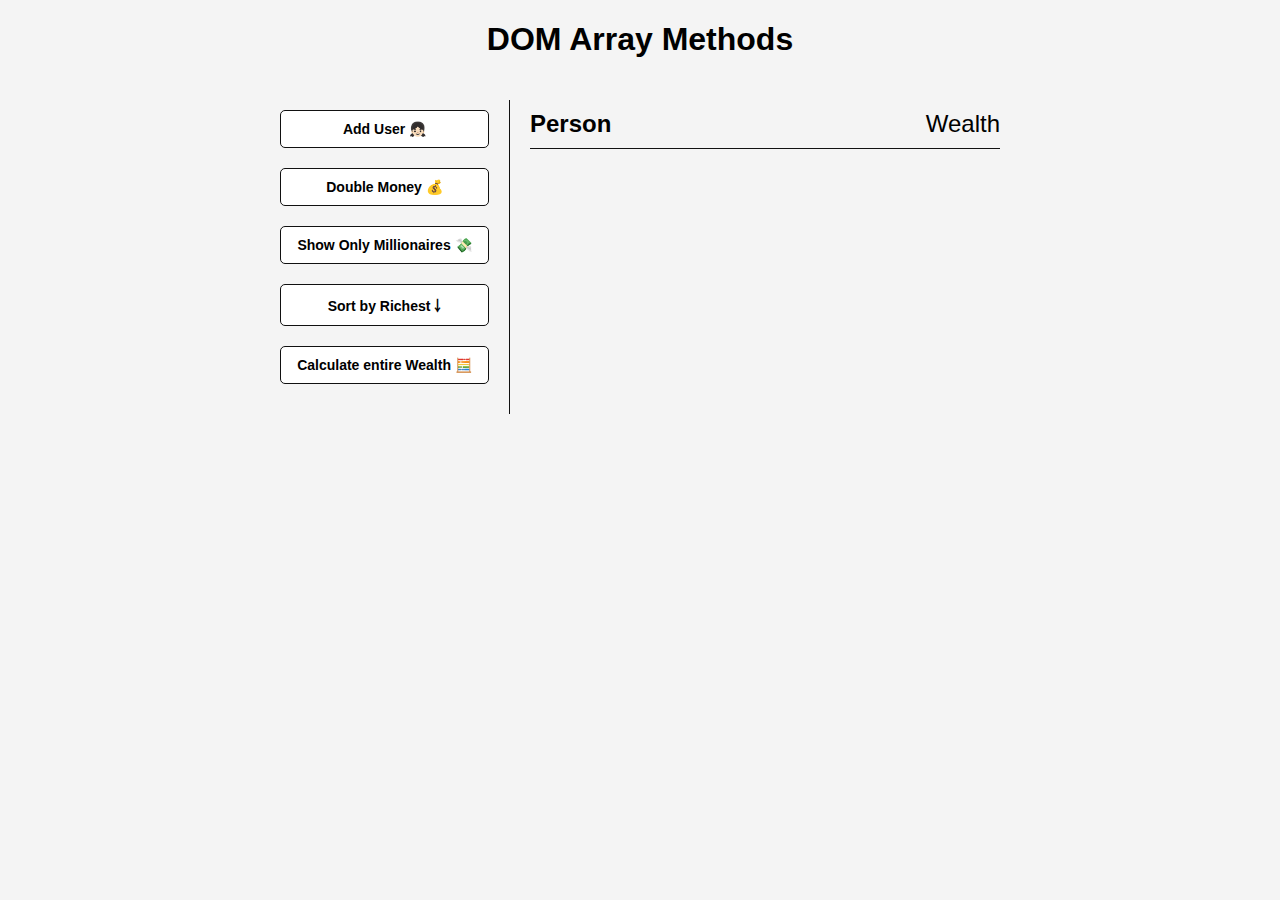
<file: Dom Array Methods/index.html>
<!DOCTYPE html>
<html lang="en">

    <head>
        <meta charset="UTF-8">
        <meta name="viewport" content="width=device-width, initial-scale=1.0">
        <title>DOM Array Methods</title>
        <link rel="stylesheet" href="style.css">
    </head>

    <body>
        <h1>DOM Array Methods</h1>
        <div class="container">
            <aside>
                <button id="add-user">Add User 👧🏻</button>
                <button id="double">Double Money &#128176;</button>
                <button id="show-millionaires">Show Only Millionaires &#128184;</button>
                <button id="sort">Sort by Richest ￬</button>
                <button id="calculate_website">Calculate entire Wealth 🧮</button>
            </aside>

            <main id="main">
                <h2><strong>Person</strong>Wealth</h2>
            </main>

        </div>
        <script src="script.js"></script>
    </body>

</html>
</file>
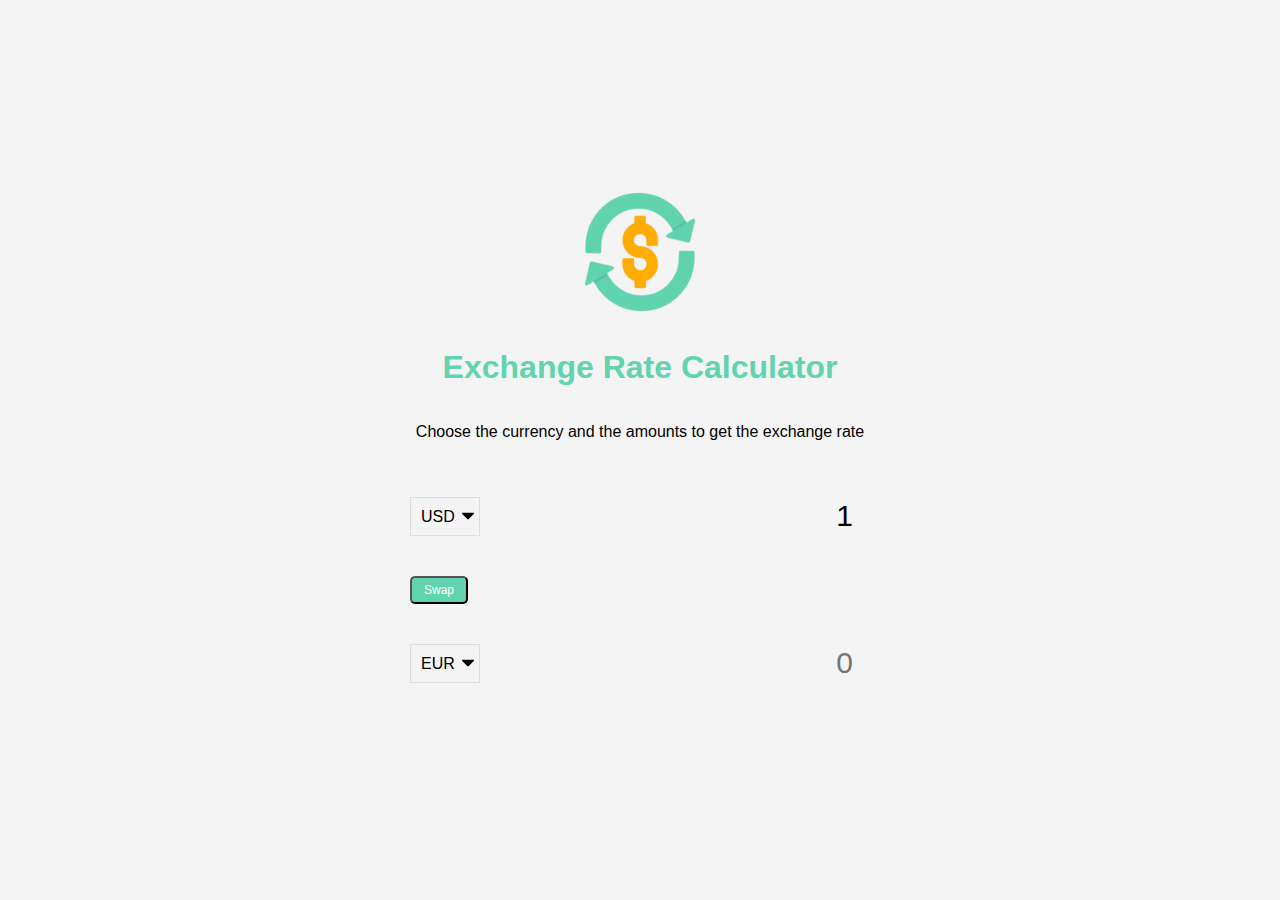
<file: Exchange rate/index.html>
<!DOCTYPE html>
<html lang="en">

    <head>
        <meta charset="UTF-8">
        <meta name="viewport" content="width=device-width, initial-scale=1.0">
        <title>Exchange Rate Calculator</title>
        <link rel="stylesheet" href="style.css">
    </head>

    <body>
        <img src="img/EMI2.png" alt="" class="money-img">
        <h1>Exchange Rate Calculator</h1>
        <p>Choose the currency and the amounts to get the exchange rate</p>

        <div class="container">
            <div class="currency">
                <select id="currency-one">
                    <option value="AED">AED</option>
                    <option value="ARS">ARS</option>
                    <option value="AUD">AUD</option>
                    <option value="BGN">BGN</option>
                    <option value="BRL">BRL</option>
                    <option value="BSD">BSD</option>
                    <option value="CAD">CAD</option>
                    <option value="CHF">CHF</option>
                    <option value="CLP">CLP</option>
                    <option value="CNY">CNY</option>
                    <option value="COP">COP</option>
                    <option value="CZK">CZK</option>
                    <option value="DKK">DKK</option>
                    <option value="DOP">DOP</option>
                    <option value="EGP">EGP</option>
                    <option value="EUR">EUR</option>
                    <option value="FJD">FJD</option>
                    <option value="GBP">GBP</option>
                    <option value="GTQ">GTQ</option>
                    <option value="HKD">HKD</option>
                    <option value="HRK">HRK</option>
                    <option value="HUF">HUF</option>
                    <option value="IDR">IDR</option>
                    <option value="ILS">ILS</option>
                    <option value="INR">INR</option>
                    <option value="ISK">ISK</option>
                    <option value="JPY">JPY</option>
                    <option value="KRW">KRW</option>
                    <option value="KZT">KZT</option>
                    <option value="MXN">MXN</option>
                    <option value="MYR">MYR</option>
                    <option value="NOK">NOK</option>
                    <option value="NZD">NZD</option>
                    <option value="PAB">PAB</option>
                    <option value="PEN">PEN</option>
                    <option value="PHP">PHP</option>
                    <option value="PKR">PKR</option>
                    <option value="PLN">PLN</option>
                    <option value="PYG">PYG</option>
                    <option value="RON">RON</option>
                    <option value="RUB">RUB</option>
                    <option value="SAR">SAR</option>
                    <option value="SEK">SEK</option>
                    <option value="SGD">SGD</option>
                    <option value="THB">THB</option>
                    <option value="TRY">TRY</option>
                    <option value="TWD">TWD</option>
                    <option value="UAH">UAH</option>
                    <option value="USD" selected>USD</option>
                    <option value="UYU">UYU</option>
                    <option value="VND">VND</option>
                    <option value="ZAR">ZAR</option>
                </select>
                <input type="number" id="amount-one" placeholder="0" value="1">
            </div>

            <div class="swap-rate-container">
                <button class="btn" id="swap">
                    Swap
                </button>
                <div class="rate" id="rate"></div>
            </div>

            <div class="currency">
                <select id="currency-two">
                    <option value="AED">AED</option>
                    <option value="ARS">ARS</option>
                    <option value="AUD">AUD</option>
                    <option value="BGN">BGN</option>
                    <option value="BRL">BRL</option>
                    <option value="BSD">BSD</option>
                    <option value="CAD">CAD</option>
                    <option value="CHF">CHF</option>
                    <option value="CLP">CLP</option>
                    <option value="CNY">CNY</option>
                    <option value="COP">COP</option>
                    <option value="CZK">CZK</option>
                    <option value="DKK">DKK</option>
                    <option value="DOP">DOP</option>
                    <option value="EGP">EGP</option>
                    <option value="EUR" selected>EUR</option>
                    <option value="FJD">FJD</option>
                    <option value="GBP">GBP</option>
                    <option value="GTQ">GTQ</option>
                    <option value="HKD">HKD</option>
                    <option value="HRK">HRK</option>
                    <option value="HUF">HUF</option>
                    <option value="IDR">IDR</option>
                    <option value="ILS">ILS</option>
                    <option value="INR">INR</option>
                    <option value="ISK">ISK</option>
                    <option value="JPY">JPY</option>
                    <option value="KRW">KRW</option>
                    <option value="KZT">KZT</option>
                    <option value="MXN">MXN</option>
                    <option value="MYR">MYR</option>
                    <option value="NOK">NOK</option>
                    <option value="NZD">NZD</option>
                    <option value="PAB">PAB</option>
                    <option value="PEN">PEN</option>
                    <option value="PHP">PHP</option>
                    <option value="PKR">PKR</option>
                    <option value="PLN">PLN</option>
                    <option value="PYG">PYG</option>
                    <option value="RON">RON</option>
                    <option value="RUB">RUB</option>
                    <option value="SAR">SAR</option>
                    <option value="SEK">SEK</option>
                    <option value="SGD">SGD</option>
                    <option value="THB">THB</option>
                    <option value="TRY">TRY</option>
                    <option value="TWD">TWD</option>
                    <option value="UAH">UAH</option>
                    <option value="USD">USD</option>
                    <option value="UYU">UYU</option>
                    <option value="VND">VND</option>
                    <option value="ZAR">ZAR</option>
                </select>
                <input type="number" id="amount-two" placeholder="0" readonly>
            </div>
        </div>
        <!-- <script src="script1.js"></script> -->
        <script src="script2.js"></script>

    </body>

</html>
</file>
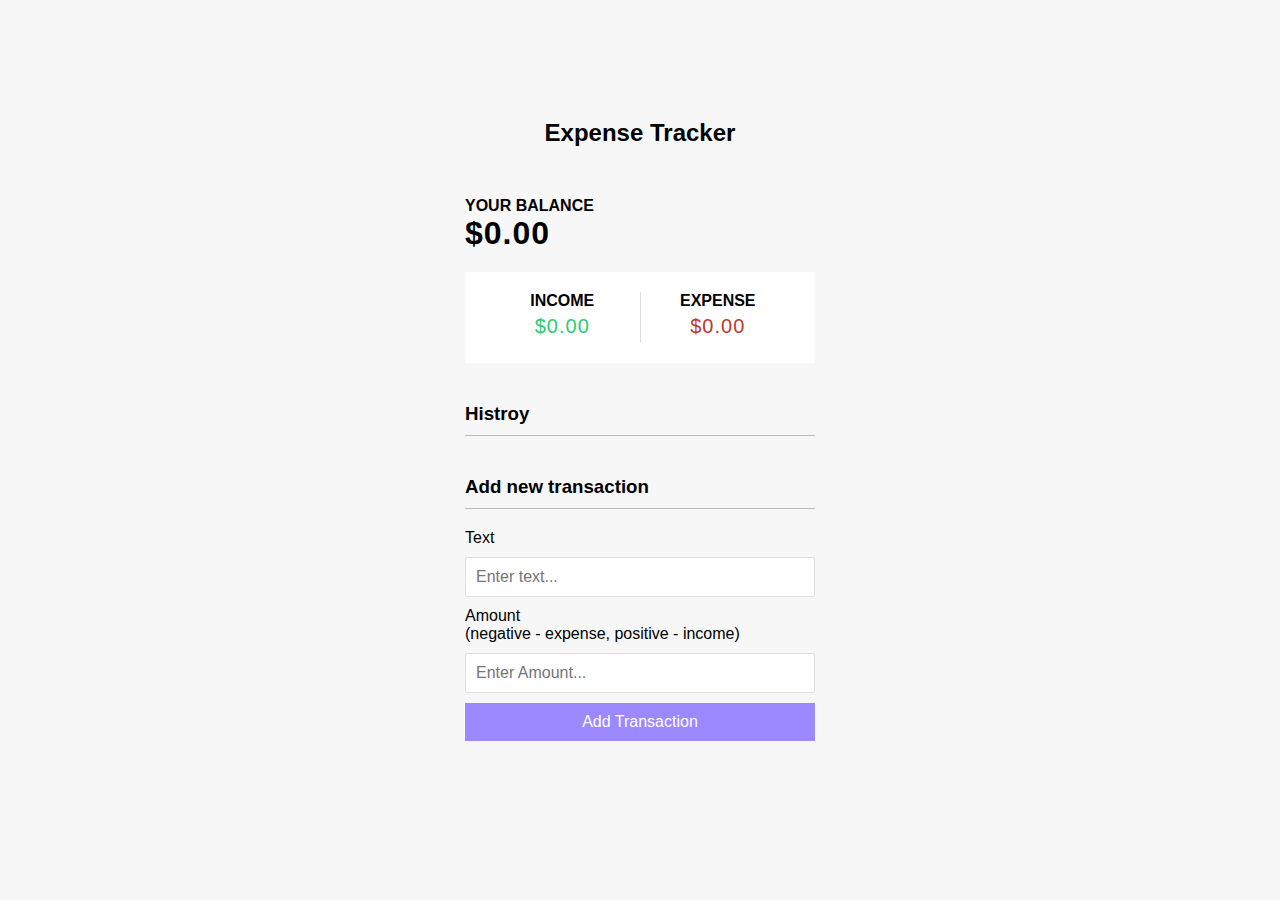
<file: Expense Tracker/index.html>
<!DOCTYPE html>
<html lang="en">

    <head>
        <meta charset="UTF-8">
        <meta name="viewport" content="width=device-width, initial-scale=1.0">
        <title>Expense Tracker</title>
        <link rel="stylesheet" href="style.css">
    </head>

    <body>
        <h2>Expense Tracker</h2>
        <div class="container">
            <h4>Your balance</h4>
            <h1 id="balance">$0.00</h1>
            <div class="inc-exp-container">
                <div>
                    <h4>Income</h4>
                    <p id="money-plus" class="money plus">+$0.00</p>
                </div>
                <div>
                    <h4>Expense</h4>
                    <p id="money-minus" class="money minus">-$0.00</p>
                </div>
            </div>
            <h3>Histroy</h3>
            <ul id="list" class="list">
                <!-- <li class="minus">Cash <span>$400</span><button class="delete-btn">x</button></li> -->
            </ul>
            <h3>Add new transaction</h3>
            <form id="form">
                <div class="form-control">
                    <label for="text">Text</label>
                    <input type="text" id="text" placeholder="Enter text...">
                </div>
                <div class="form-control">
                    <label for="amount">Amount<br>(negative - expense, positive - income)</label>
                    <input type="number" id="amount" placeholder="Enter Amount...">
                </div>
                <button class="btn">Add Transaction</button>
            </form>
        </div>
        <script src="script.js"></script>
    </body>

</html>
</file>
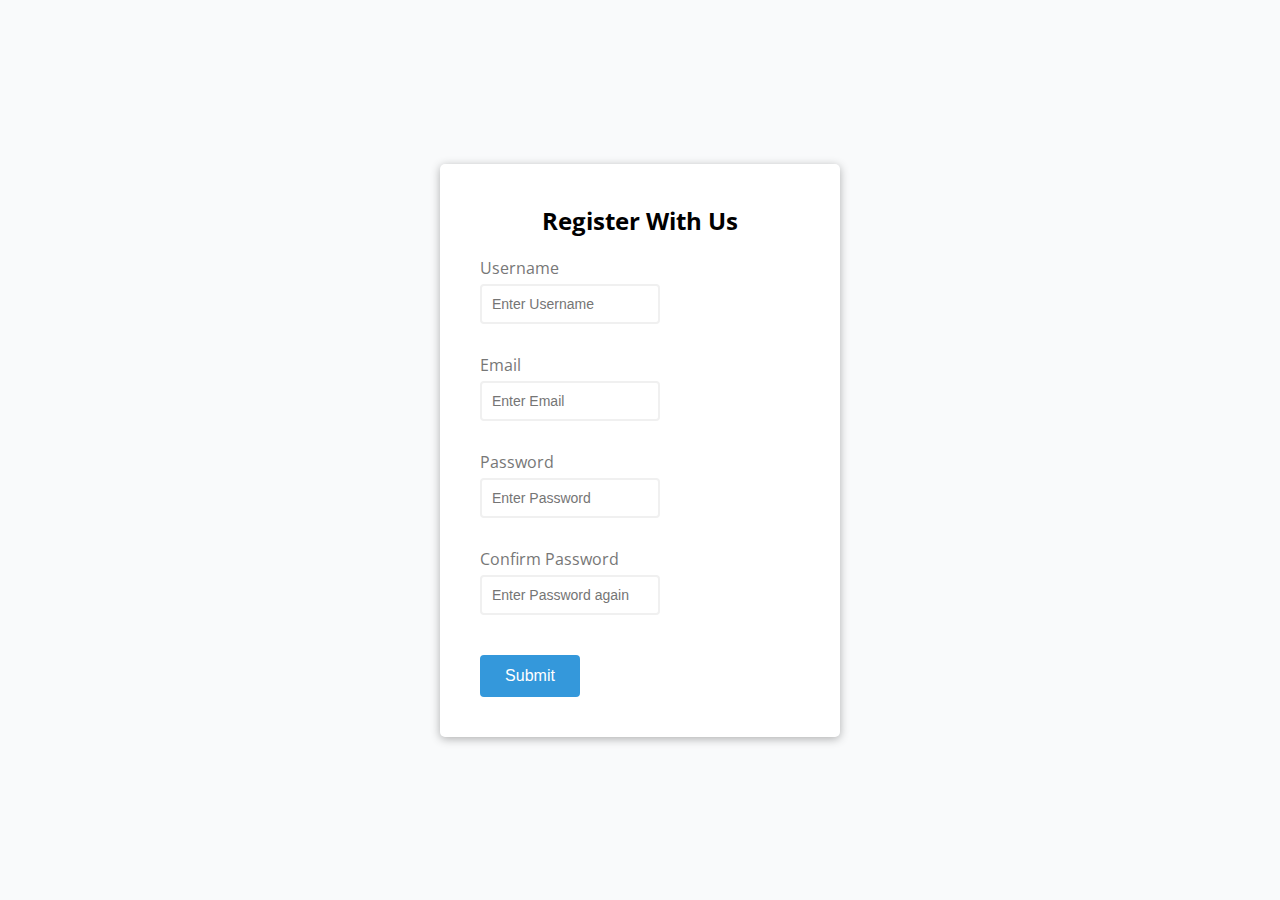
<file: Form Validator/index.html>
<!DOCTYPE html>
<html lang="en">
  <head>
    <meta charset="UTF-8" />
    <meta name="viewport" content="width=device-width, initial-scale=1.0" />
    <title>Form Validator</title>
    <link rel="stylesheet" href="styles.css" />
  </head>
  <body>
    <div class="container">
      <form id="form" class="form">
        <h2>Register With Us</h2>
        <div class="form-control">
          <label for="username">Username</label>
          <input
            type="text"
            name="username"
            id="username"
            placeholder="Enter Username"
          />
          <small>Error message</small>
        </div>
        <div class="form-control">
          <label for="email">Email</label>
          <input
            type="text"
            name="email"
            id="email"
            placeholder="Enter Email"
          />
          <small>Error message</small>
        </div>
        <div class="form-control">
          <label for="password">Password</label>
          <input
            type="password"
            name="password"
            id="password"
            placeholder="Enter Password"
          />
          <small>Error message</small>
        </div>
        <div class="form-control">
          <label for="password">Confirm Password</label>
          <input
            type="password"
            name="password"
            id="password2"
            placeholder="Enter Password again"
          />
          <small>Error message</small>
        </div>
       <button>Submit</button>
      </form>
    </div>
    <script src="script.js"></script>
  </body>
</html>
</file>
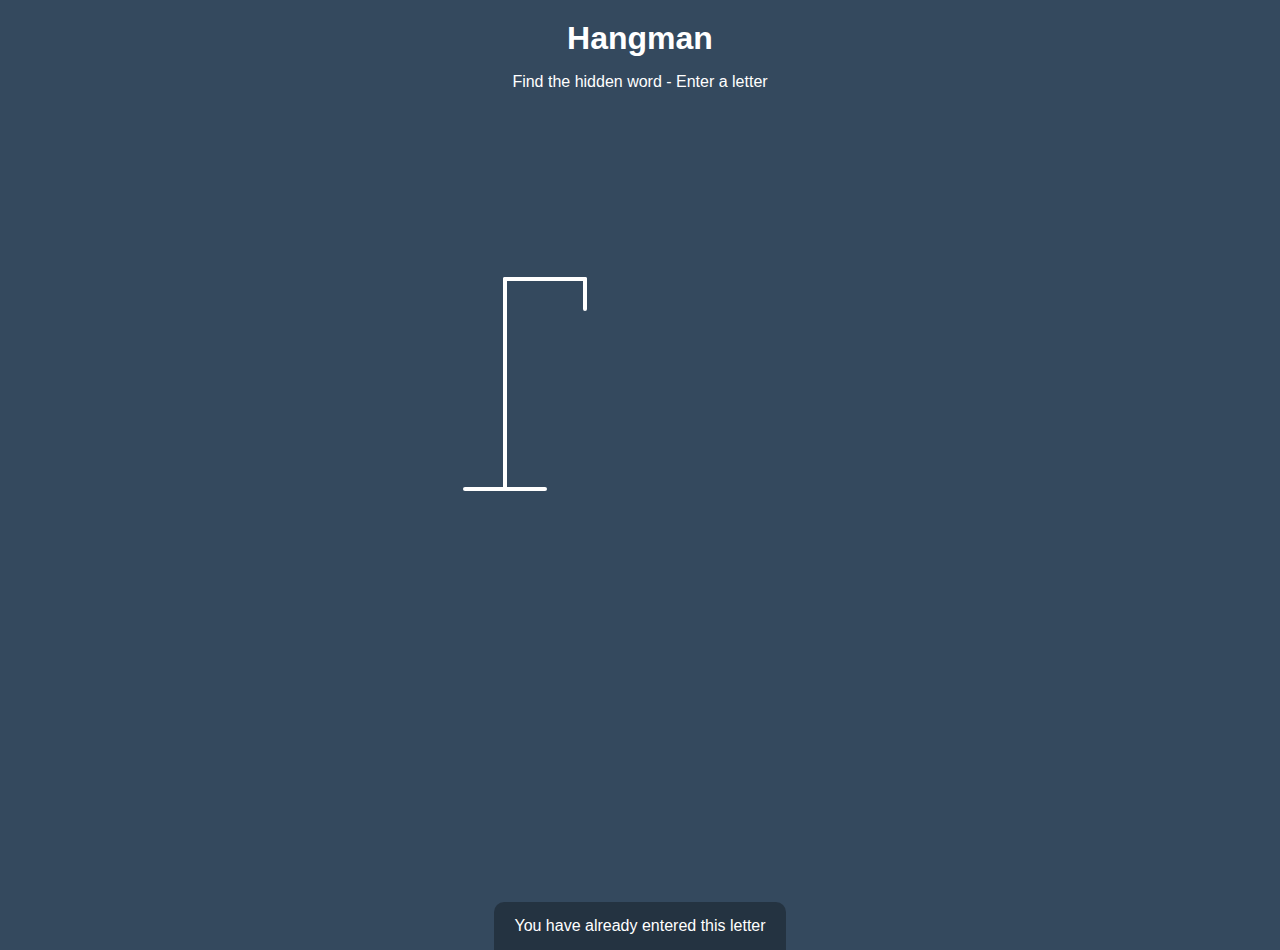
<file: HangmanGame/index.html>
<!DOCTYPE html>
<html lang="en">

    <head>
        <meta charset="UTF-8">
        <meta name="viewport" content="width=device-width, initial-scale=1.0">
        <title>Hangman</title>
        <link rel="stylesheet" href="style.css">
    </head>

    <body>
        <h1>Hangman</h1>
        <p>Find the hidden word - Enter a letter</p>
        <div class="game-container">
            <!-- Rod -->
            <svg height="250" width="200" class="figure-container">
                <line x1="60" y1="20" x2="140" y2="20" />
                <line x1="140" y1="20" x2="140" y2="50" />
                <line x1="60" y1="20" x2="60" y2="230" />
                <line x1="20" y1="230" x2="100" y2="230" />

                <!-- Head -->
                <circle cx="140" cy="70" r="20" class="figure-part" />


                <!-- Body -->
                <line x1="140" y1="90" x2="140" y2="150" class="figure-part" />

                <!-- Arms -->
                <line x1="140" y1="120" x2="120" y2="100" class="figure-part" />
                <line x1="140" y1="120" x2="160" y2="100" class="figure-part" />

                <!-- Legs -->
                <line x1="140" y1="150" x2="120" y2="180" class="figure-part" />
                <line x1="140" y1="150" x2="160" y2="180" class="figure-part" />
            </svg>

            <div class="wrong-letters-container">
                <div id="wrong-letters">
                </div>
            </div>

            <div class="word" id="word">
            </div>

        </div>
        <!-- Container for final message -->
        <div class="popup-container" id="popup-container">
            <div class="popup">
                <h2 id="final-message">You Have Won</h2>
                <button id="play-again">Play Again</button>
            </div>
        </div>

        <!-- Notification -->
        <div class="notification-container" id="notification-container">
            <p>You have already entered this letter</p>
        </div>
        <script src="script.js"></script>
    </body>

</html>
</file>
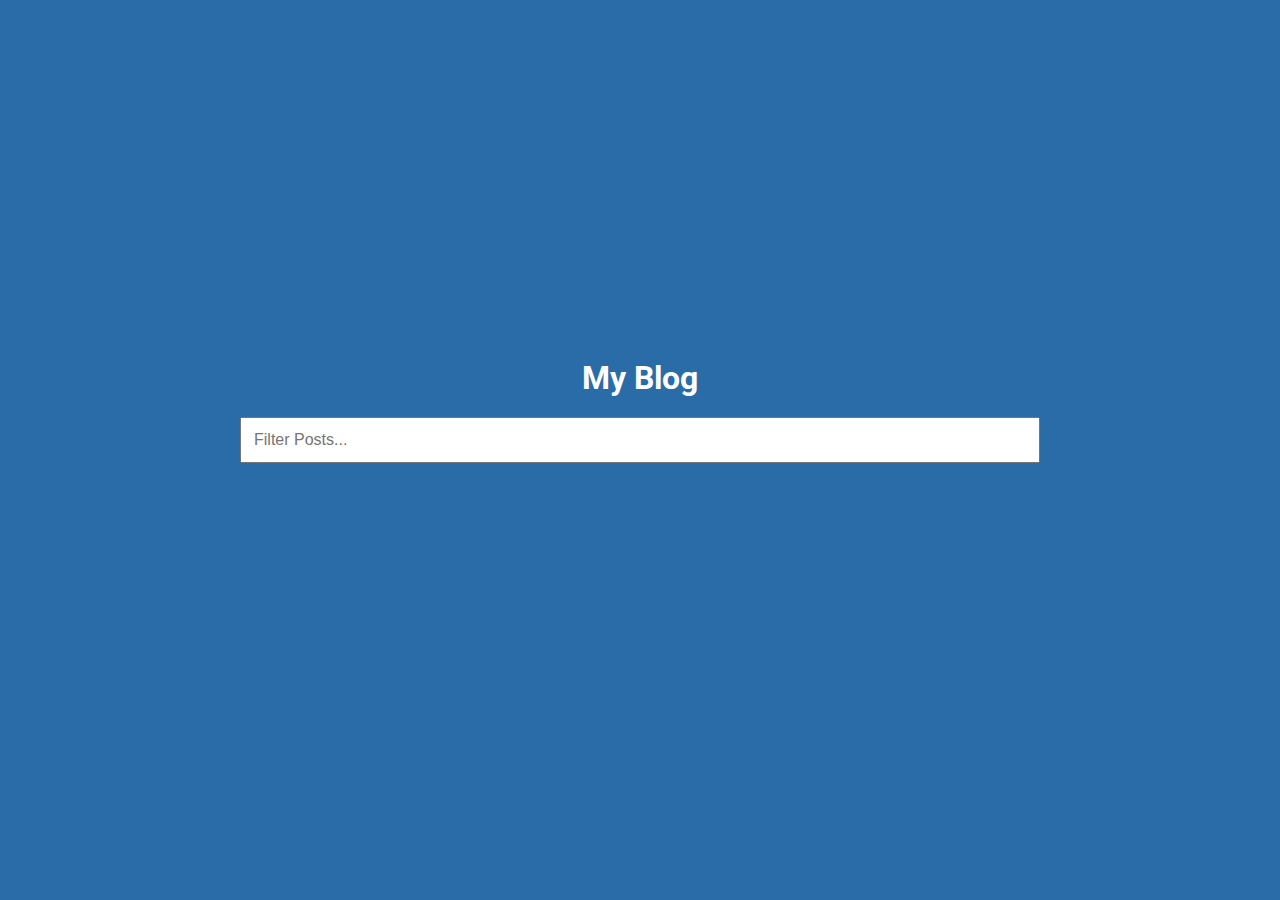
<file: Infinite Scroll Blog/index.html>
<!DOCTYPE html>
<html lang="en">

    <head>
        <meta charset="UTF-8">
        <meta name="viewport" content="width=device-width, initial-scale=1.0">
        <title>My Blog</title>
        <link rel="stylesheet" href="style.css">
    </head>

    <body>
        <h1>My Blog</h1>

        <div class="filter-container">
            <input type="text" id="filter" class="filter" placeholder="Filter Posts...">
        </div>

        <div id="posts-container">
            <!-- <div class="post">
                <div class="post-info">
                    <div class="number">2</div>
                    <h2 class="post-title">sunt aut facere repellat provident occaecati excepturi optio reprehenderit
                    </h2>
                    <p class="post-body">quia et suscipit
                        suscipit recusandae consequuntur expedita et cum
                        reprehenderit molestiae ut ut quas totam
                        nostrum rerum est autem sunt rem eveniet architecto
                    </p>
                </div>
            </div> -->
        </div>

        <div class="loader">
            <div class="circle"></div>
            <div class="circle"></div>
            <div class="circle"></div>
        </div>


        <script src="script.js"></script>
    </body>

</html>
</file>
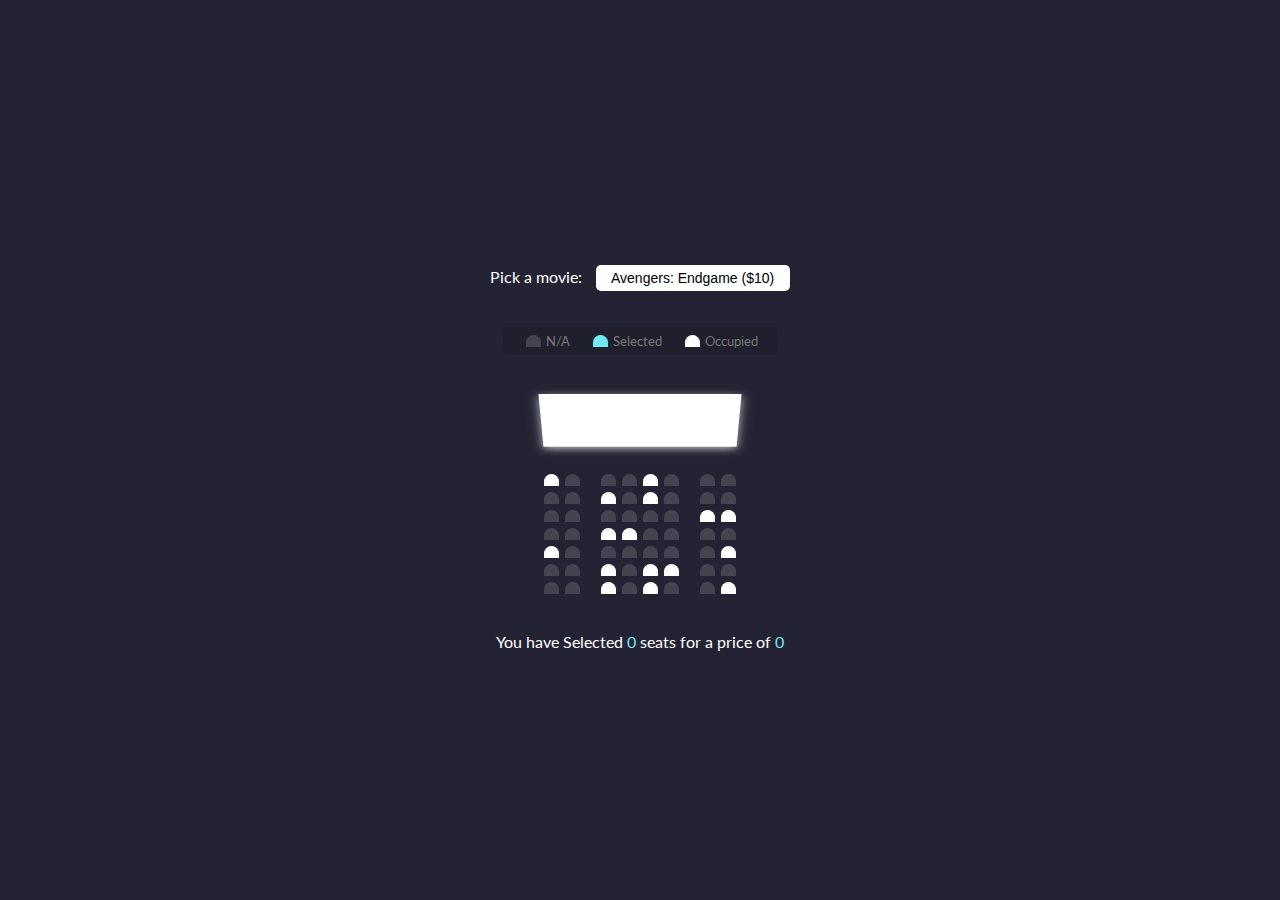
<file: Movie Seat Booking/index.html>
<!DOCTYPE html>
<html lang="en">
<head>
    <meta charset="UTF-8">
    <meta name="viewport" content="width=device-width, initial-scale=1.0">
    <title>Seat Booking</title>
    <link rel="stylesheet" href="styles.css">
</head>
<body>
    <div class="movie-container">
        <label>Pick a movie:</label>
        <select name="movies" id="movies">
            <option value="10">Avengers: Endgame ($10)</option>
            <option value="12">Twlight Saga ($12)</option>
            <option value="8">Avatar ($8)</option>
            <option value="29">Kill Me Heal Me ($29)</option>
            <option value="6">My Demon ($6)</option>
        </select>
    </div>

<ul class="showcase">
    <li>
        <div class="seat"> </div>
            <small>N/A</small>
    </li>
    <li>
        <div class="seat selected"> </div>
            <small>Selected</small>
    </li>
    <li>
        <div class="seat occupied"></div>
            <small>Occupied</small>
    </li>
</ul>

<div class="container">
    <div class="screen"></div>

    <div class="row">
        <div class="seat occupied"></div>
        <div class="seat"></div>
        <div class="seat"></div>
        <div class="seat"></div>
        <div class="seat occupied"></div>
        <div class="seat"></div>
        <div class="seat"></div>
        <div class="seat"></div>
    </div>
    <div class="row">
        <div class="seat"></div>
        <div class="seat"></div>
        <div class="seat occupied"></div>
        <div class="seat"></div>
        <div class="seat occupied"></div>
        <div class="seat"></div>
        <div class="seat"></div>
        <div class="seat"></div>
    </div>
    <div class="row">
        <div class="seat"></div>
        <div class="seat"></div>
        <div class="seat"></div>
        <div class="seat"></div>
        <div class="seat"></div>
        <div class="seat"></div>
        <div class="seat occupied"></div>
        <div class="seat occupied"></div>
    </div>
    <div class="row">
        <div class="seat"></div>
        <div class="seat"></div>
        <div class="seat occupied"></div>
        <div class="seat occupied"></div>
        <div class="seat"></div>
        <div class="seat"></div>
        <div class="seat"></div>
        <div class="seat"></div>
    </div>
    <div class="row">
        <div class="seat occupied"></div>
        <div class="seat"></div>
        <div class="seat"></div>
        <div class="seat"></div>
        <div class="seat"></div>
        <div class="seat"></div>
        <div class="seat"></div>
        <div class="seat occupied"></div>
    </div>
    <div class="row">
        <div class="seat"></div>
        <div class="seat"></div>
        <div class="seat occupied"></div>
        <div class="seat"></div>
        <div class="seat occupied"></div>
        <div class="seat occupied"></div>
        <div class="seat"></div>
        <div class="seat"></div>
    </div>
    <div class="row">
        <div class="seat"></div>
        <div class="seat"></div>
        <div class="seat occupied"></div>
        <div class="seat"></div>
        <div class="seat occupied"></div>
        <div class="seat"></div>
        <div class="seat"></div>
        <div class="seat occupied"></div>
    </div>
</div>
<p class="text">You have Selected
    <span id="count">0</span> seats for a price of <span id="total">0</span>
</p>

<script src="script.js"></script>
</body>
</html>
</file>
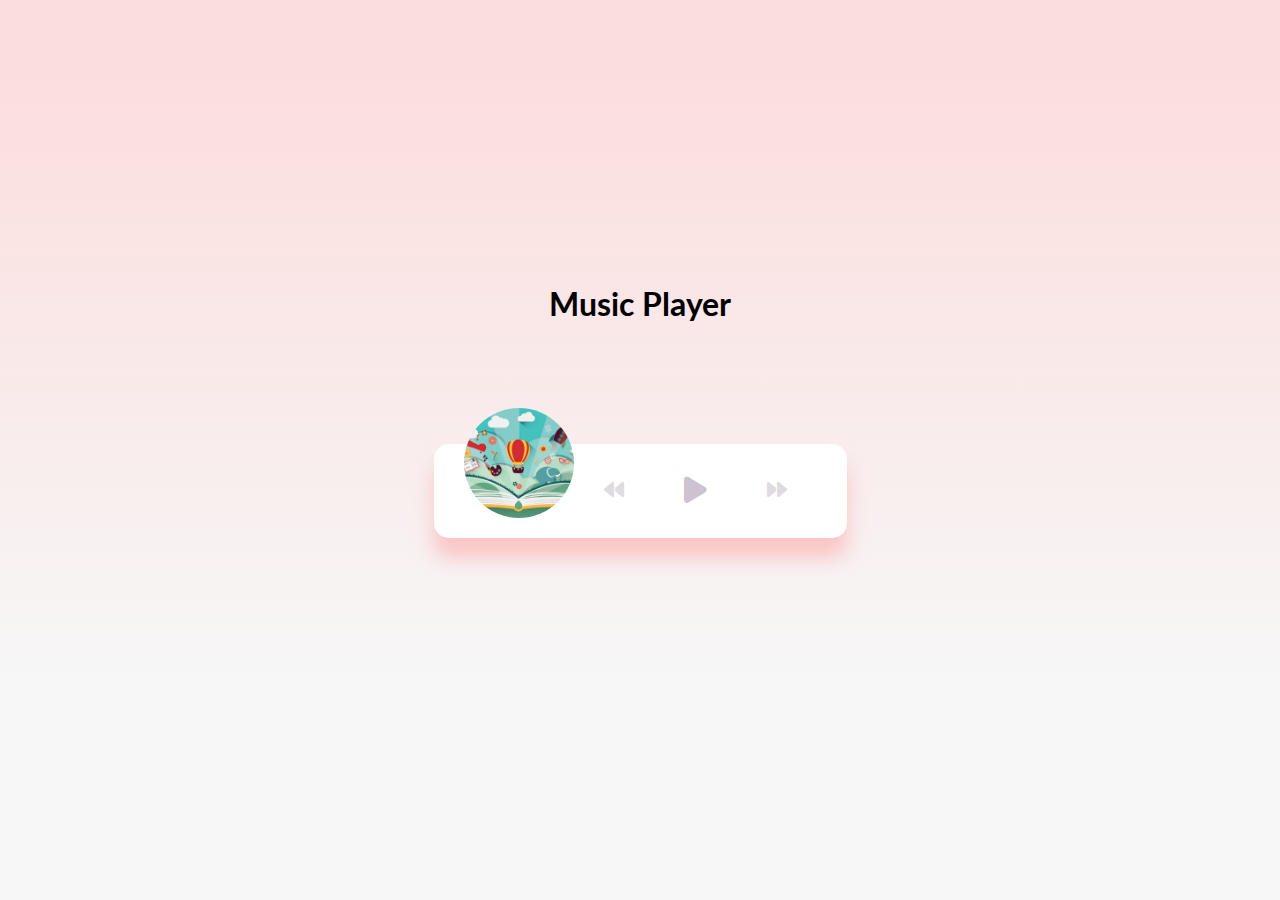
<file: music player/index.html>
<!DOCTYPE html>
<html lang="en">

    <head>
        <meta charset="UTF-8">
        <meta name="viewport" content="width=device-width, initial-scale=1.0">
        <title>Music Player</title>
        <link rel="stylesheet" href="style.css" />
        <link rel="stylesheet" href="https://cdnjs.cloudflare.com/ajax/libs/font-awesome/6.5.1/css/all.min.css" />
    </head>

    <body>
        <h1>Music Player</h1>
        <div class="music-container" id="music-container">
            <div class="music-info">
                <h4 id="title"></h4>
                <div class="progress-container" id="progress-container">
                    <div class="progress" id="progress"></div>
                </div>
            </div>

            <audio src="music/ukulele.mp3" id="audio"></audio>

            <div class="img-container">
                <img src="images/ukulele.jpg" alt="music-cover" id="cover" />
            </div>
            <div class="navigation">
                <button id="prev" class="action-btn">
                    <i class="fas fa-backward"></i>
                </button>
                <button id="play" class="action-btn action-btn-big">
                    <i class="fas fa-play"></i>
                </button>
                <button id="next" class="action-btn">
                    <i class="fas fa-forward"></i>
                </button>
            </div>
        </div>

        <script src="script.js"></script>
    </body>

</html>
</file>
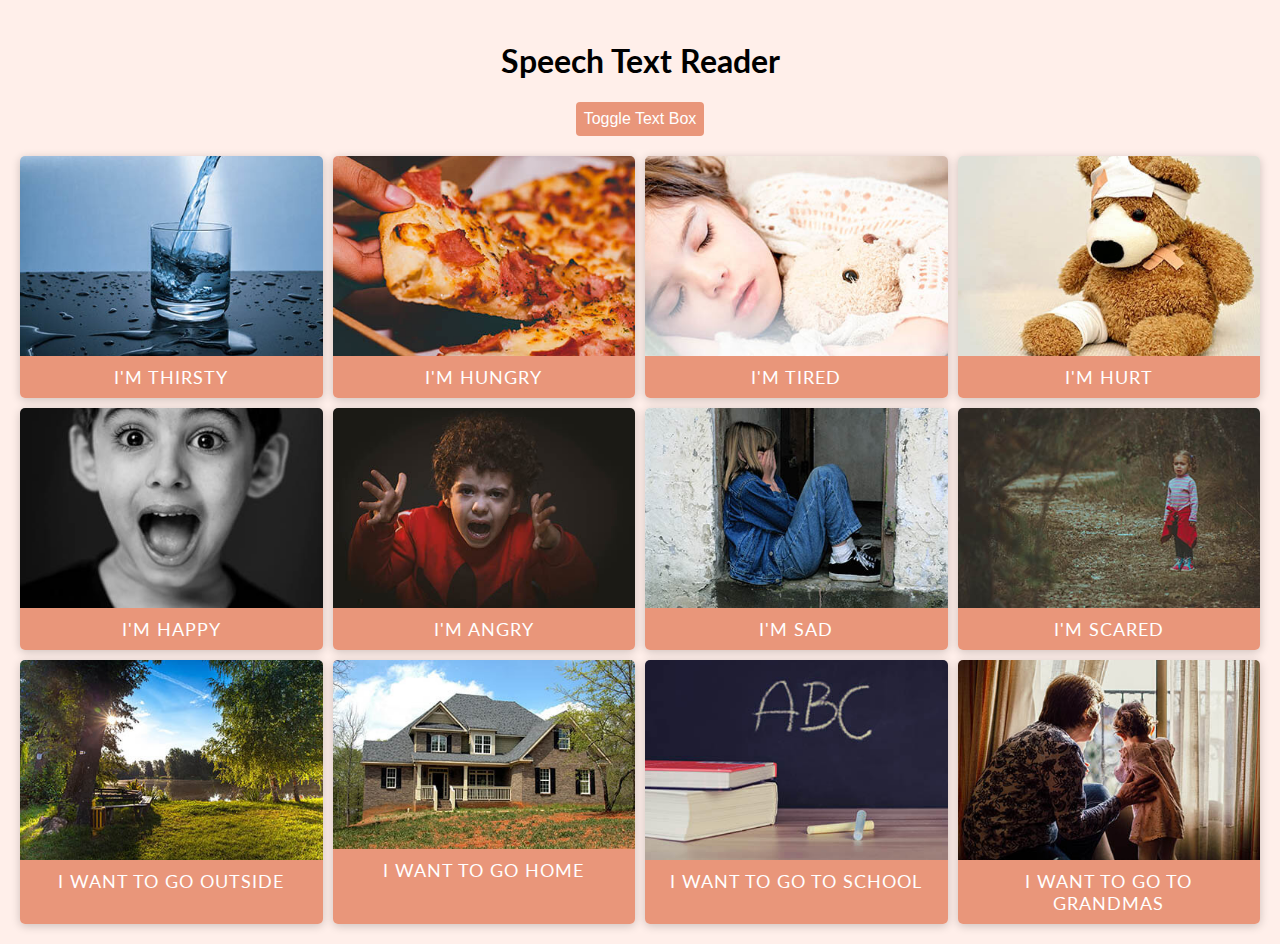
<file: Speech Text Reader/index.html>
<!DOCTYPE html>
<html lang="en">

    <head>
        <meta charset="UTF-8">
        <meta name="viewport" content="width=device-width, initial-scale=1.0">
        <meta http-equiv="X-UA-Compatible" content="ie=edge" />
        <link rel="stylesheet" href="styles.css">
        <title>Speech Text Reader</title>
    </head>

    <body>
        <div class="container">
            <h1>Speech Text Reader</h1>
            <button id="toggle" class="btn btn-toggle">
                Toggle Text Box
            </button>
            <div id="text-box" class="text-box">
                <div id="close" class="close">X</div>
                <h3>Choose Voice</h3>
                <select id="voices"></select>
                <textarea id="text" placeholder="Enter text to read..."></textarea>
                <button class="btn" id="read">Read Text</button>
            </div>
            <main>
            </main>
        </div>
        <script src="script.js"></script>
    </body>

</html>
</file>
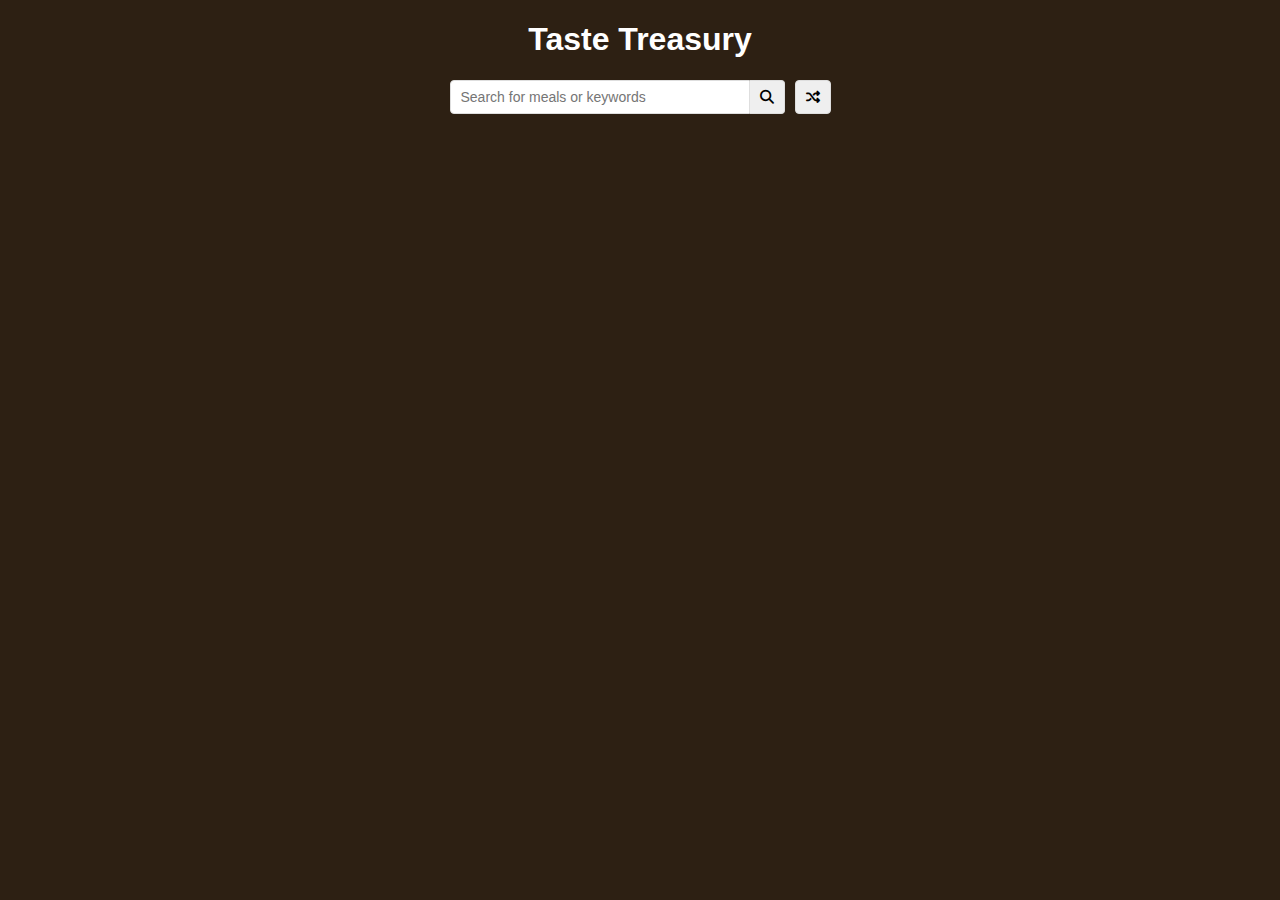
<file: Taste Treasury/index.html>
<!DOCTYPE html>
<html lang="en">

    <head>
        <meta charset="UTF-8">
        <meta name="viewport" content="width=device-width, initial-scale=1.0">
        <meta http-equiv="X-UA-Compatible" content="ie=edge" />
        <link rel="stylesheet" href="https://cdnjs.cloudflare.com/ajax/libs/font-awesome/6.5.1/css/all.min.css" />

        <link rel="stylesheet" href="style.css">

        <title>Taste Treasury</title>

    </head>

    <body>
        <div class="container">
            <h1>Taste Treasury</h1>
            <div class="flex">
                <form class="flex" id="submit">
                    <input type="text" id="search" placeholder="Search for meals or keywords">
                    <button class="search-btn" type="submit">
                        <i class="fas fa-search"></i>
                    </button>
                </form>
                <button class="random-btn" id="randomMeal">
                    <i class="fas fa-random"></i>
                </button>
            </div>

            <div id="result-heading"></div>
            <div id="meals" class="meals"></div>
            <div id="single-meal"></div>

        </div>
        <script src="script.js"></script>
    </body>

</html>
</file>
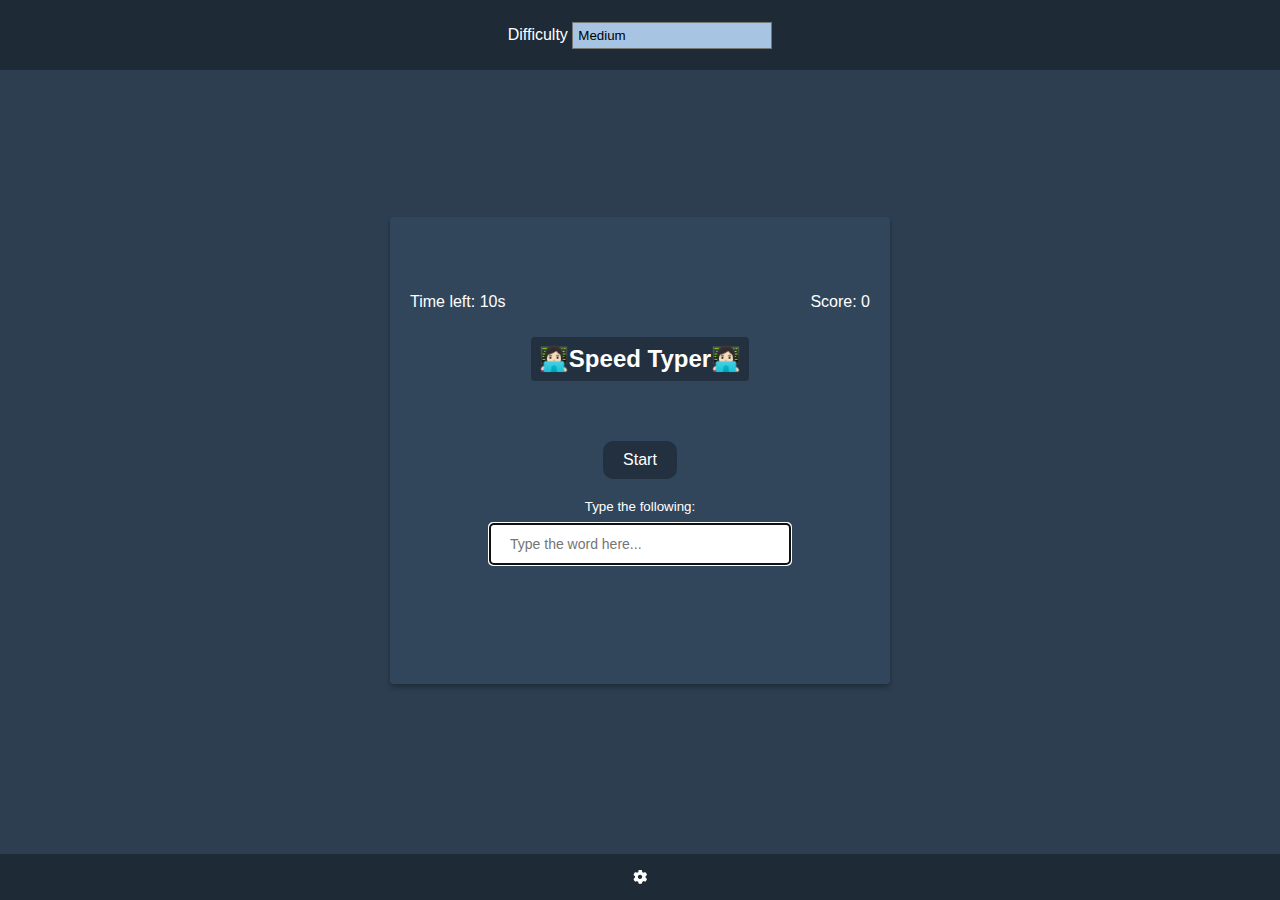
<file: TypingGame/index.html>
<!DOCTYPE html>
<html lang="en">

    <head>
        <meta charset="UTF-8">
        <meta name="viewport" content="width=device-width, initial-scale=1.0">
        <link rel="stylesheet" href="styles.css">
        <!-- <link rel="stylesheet" href="styles2.css"> -->

        <link rel="stylesheet" href="https://cdnjs.cloudflare.com/ajax/libs/font-awesome/6.5.1/css/all.min.css" />
        <title>Speed Typer</title>
    </head>

    <body>

        <div id="settings" class="settings">
            <form id="settings-form">
                <div>
                    <label for="difficulty">Difficulty</label>
                    <select id="difficulty">
                        <option value="easy">Easy</option>
                        <option value="medium">Medium</option>
                        <option value="hard">Hard</option>
                    </select>
                </div>
            </form>
        </div>

        <div class="container">
            <div class="container-wrapper">
                <h2>👩🏻‍💻Speed Typer👩🏻‍💻</h2>
                <button id="start-btn" class="start-btn">Start</button>
                <small>Type the following: </small>

                <h1 id="word"></h1>

                <input type="text" id="text" autocomplete="off" placeholder="Type the word here...">

                <p class="time-container">
                    Time left: <span id="time">10s</span>
                </p>

                <p class="score-container">
                    Score: <span id="score">0</span>
                </p>

                <div id="end-game-container" class="end-game-container">
                </div>
            </div>
        </div>
        <footer>
            <button id="settings-btn" class="settings-btn">
                <i class="fas fa-cog"></i>
            </button>
        </footer>

        <script src="script.js"></script>
        <!-- <script src="script2.js"></script> -->

    </body>

</html>
</file>
<file: Dom Array Methods/style.css>
* {
    box-sizing: border-box;
}

body {
    background: #f4f4f4;
    font-family: Arial, Helvetica, sans-serif;
    display: flex;
    flex-direction: column;
    align-items: center;
    min-height: 100vh;
    margin: 0;
}

.container {
    display: flex;
    padding: 20px;
    margin: 0 auto;
    max-width: 100%;
    width: 800px;
}

aside {
    padding: 10px 20px;
    width: 250px;
    border-right: 1px solid #111;
}

button {
    cursor: pointer;
    background-color: #fff;
    border: solid 1px #111;
    border-radius: 5px;
    display: block;
    width: 100%;
    padding: 10px;
    margin-bottom: 20px;
    font-weight: bold;
    font-size: 14px;
}

main {
    flex: 1;
    padding: 10px 20px;
}

h2 {
    border-bottom: 1px solid #111;
    padding-bottom: 10px;
    display: flex;
    justify-content: space-between;
    font-weight: 500;
    margin: 0 0 20px;
}

h3 {
    background-color: #ffffff;
    border-bottom: 1px solid #111;
    padding-bottom: 10px;
    display: flex;
    justify-content: space-between;
    font-weight: 500;
    margin: 20px 0 0;
}

.person {
    display: flex;
    justify-content: space-between;
    font-size: 20px;
    margin-bottom: 10px;
}
</file>
<file: Exchange rate/style.css>
:root {
    --primary-color: #61d4af;
}

* {
    box-sizing: border-box;
}

body {
    background-color: #f4f4f4;
    font-family: Arial, Helvetica, sans-serif;
    display: flex;
    flex-direction: column;
    align-items: center;
    justify-content: center;
    height: 100vh;
    margin: 0;
    padding: 20px;
}

h1 {
    color: var(--primary-color);
}

p {
    text-align: center;
}

.btn {
    color: #fff;
    background: var(--primary-color);
    cursor: pointer;
    border-radius: 5px;
    font-size: 12px;
    padding: 5px 12px;
}

.money-img {
    width: 150px;
}

.currency {
    padding: 40px 0;
    display: flex;
    align-items: center;
    justify-content: space-between;
}

.currency select {
    padding: 10px 20px 10px 10px;
    -moz-appearance: none;
    -webkit-appearance: none;
    appearance: none;
    border: 1px solid #dedede;
    font-size: 16px;
    background: transparent;
    background-image: url('data:image/svg+xml;charset=US-ASCII,%3Csvg%20xmlns%3D%22http%3A%2F%2Fwww.w3.org%2F2000%2Fsvg%22%20width%3D%22292.4%22%20height%3D%22292.4%22%3E%3Cpath%20fill%3D%22%20000002%22%20d%3D%22M287%2069.4a17.6%2017.6%200%200%200-13-5.4H18.4c-5%200-9.3%201.8-12.9%205.4A17.6%2017.6%200%200%200%200%2082.2c0%205%201.8%209.3%205.4%2012.9l128%20127.9c3.6%203.6%207.8%205.4%2012.8%205.4s9.2-1.8%2012.8-5.4L287%2095c3.5-3.5%205.4-7.8%205.4-12.8%200-5-1.9-9.2-5.5-12.8z%22%2F%3E%3C%2Fsvg%3E');
    background-position: right 5px top 50%, 0, 0;
    background-size: 12px auto, 100%;
    background-repeat: no-repeat;
}

.currency input {
    border: 0;
    background: transparent;
    font-size: 30px;
    text-align: right;
}

.swap-rate-container {
    display: flex;
    align-items: center;
    justify-content: space-between;
}

.rate {
    color: var(--primary-color);
    font-size: 14px;
    padding: 0 10px;
}

select:focus,
input:focus,
button:focus {
    outline: 0;
}

@media(max-width:600px) {
    .currency input {
        width: 200px;
    }
}
</file>
<file: Expense Tracker/style.css>
@import url("https://fonts.googleapis.com/css2?family=Open+Sans:ital,wght@0,300..800;1,300..800&display=swap");

:root {
    --box-shadow: 0 1px 3px rgba(0, 0, 0, 0.12), 0 1px 2px rgba(0, 0, 0, 0, 0.24);
}

* {
    box-sizing: border-box;
}

body {
    background-color: #f7f7f7;
    display: flex;
    flex-direction: column;
    align-items: center;
    justify-content: center;
    min-height: 100vh;
    margin: 0;
    font-family: 'Lato', sans-serif;
}

.container {
    margin: 30px auto;
    width: 350px;
}

h1 {
    letter-spacing: 1px;
    margin: 0;
}

h3 {
    border-bottom: 1px solid #bbb;
    padding-bottom: 10px;
    margin: 40px 0 10px;
}

h4 {
    margin: 0;
    text-transform: uppercase;
}

.inc-exp-container {
    background-color: #fff;
    box-shadow: var(--box-shadow);
    padding: 20px;
    display: flex;
    justify-content: space-between;
    margin: 20px 0;
}

.inc-exp-container>div {
    flex: 1;
    text-align: center;
}

.inc-exp-container>div:first-of-type {
    border-right: 1px solid #dedede;
}

.money {
    font-size: 20px;
    letter-spacing: 1px;
    margin: 5px 0;
}

.money.plus {
    color: #2ecc71;
}

.money.minus {
    color: #c0392b;
}


label {
    display: inline-block;
    margin: 10px 0;
}

input[type='text'],
input[type='number'] {
    border: 1px solid #dedede;
    border-radius: 2px;
    display: block;
    font-size: 16px;
    padding: 10px;
    width: 100%;
}

.btn {
    cursor: pointer;
    background-color: #9c88ff;
    box-shadow: var(--box-shadow);
    color: #fff;
    border: 0;
    display: block;
    font-size: 16px;
    margin: 10px 0 30px;
    padding: 10px;
    width: 100%;
}

.btn:focus,
.delete-btn:focus {
    outline: 0;
}


.list {
    list-style-type: none;
    padding: 0;
    margin-bottom: 40px;
}



.list li {
    background-color: #fff;
    box-shadow: var(--box-shadow);
    color: #333;
    display: flex;
    justify-content: space-between;
    position: relative;
    padding: 10px;
    margin: 10px 0;
}

.list li.plus {
    border-right: 5px solid #2ecc71;
}

.list li.minus {
    border-right: 5px solid #c0392b;
}

.delete-btn {
    cursor: pointer;
    background-color: #e74c3c;
    border: 0;
    color: #fff;
    font-size: 20px;
    line-height: 20px;
    padding: 2px 5px;
    position: absolute;
    top: 50%;
    left: 0;
    transform: translate(-100%, -50%);
    opacity: 0;
    transition: opacity 0.3s ease;
}

.list li:hover .delete-btn {
    opacity: 1;
}
</file>
<file: Form Validator/styles.css>
@import url("https://fonts.googleapis.com/css2?family=Open+Sans:ital,wght@0,300..800;1,300..800&display=swap");

:root{
    --success-color:#2ecc71;
    --error-color:#e74c3c;
}
* {
  box-sizing: border-box;
}

body {
  background-color: #f9fafb;
  font-family: "Open Sans", sans-serif;
  display: flex;
  align-items: center;
  justify-content: center;
  min-height: 100vh;
  margin: 0;
}

.container {
  background-color: white;
  border-radius: 5px;
  box-shadow: 0 2px 10px rgba(0, 0, 0, 0.3);
  width: 400px;
}
h2 {
  text-align: center;
  margin: 0 0 20px;
}
.form {
  padding: 40px 40px;
}

.form-control {
  margin-bottom: 10px;
  padding-bottom: 20px;
  position: relative;
}

.form-control label {
  color: #777;
  display: block;
  margin-bottom: 5px;
}
.form-control input {
  border: 2px solid #f0f0f0;
  border-radius: 4px;
  display: block;
  width: 180px;
  padding: 10px;
  font-size: 14px;
}

.form-control input:focus {
  outline: 0;
  border-color: #777;
}
.form-control.success input {
  border-color: var(--success-color);
}
.form-control.error input {
  border-color: var(--error-color);
}

.form-control small {
  color: var(--error-color);
  position:absolute;
  bottom: -5px;
  left: 0;
 
  visibility: hidden;
}
.form-control.error small{
      visibility: visible;
}
.form button{
    cursor: pointer;
    background-color: #3498db;
    border: 2px solid #3498db;
    border-radius: 4px;
    color: white;
    display: block;
    font-size: 16px;
    padding: 10px;
    margin-top:20px;
    width: 100px ;
}
</file>
<file: HangmanGame/style.css>
* {
    box-sizing: border-box;
}

body {
    background-color: #34495e;
    color: #fff;
    font-family: Arial, Helvetica, sans-serif;
    display: flex;
    flex-direction: column;
    align-items: center;
    height: 80vh;
    margin: 0;
    overflow: hidden;
}

h1 {
    margin: 20px 0 0;
}

.game-container {
    padding: 20px 30px;
    position: relative;
    margin: auto;
    height: 350px;
    width: 450px;
}


.figure-container {
    fill: transparent;
    stroke: #fff;
    stroke-width: 4px;
    stroke-linecap: round;
}

.figure-part {
    display: none;
}

.wrong-letters-container {
    position: absolute;
    top: 20px;
    right: 20px;
    display: flex;
    flex-direction: column;
    text-align: right;
}

.wrong-letters-container p {
    margin: 0 0 5px;
}

.wrong-letters-container span {
    font-size: 24px;
}

.word {
    display: flex;
    position: absolute;
    bottom: 10px;
    left: 50%;
    transform: translateX(-50%);
}

.letter {
    border-bottom: 3px solid #2980b9;
    display: inline-flex;
    font-size: 30px;
    align-items: center;
    justify-content: center;
    margin: 0 3px;
    height: 50px;
    width: 20px;
}

.popup-container {
    background-color: rgba(0, 0, 0, 0.3);
    position: fixed;
    top: 0;
    bottom: 0;
    left: 0;
    right: 0;
    /* display: flex; */
    display: none;
    align-items: center;
    justify-content: center;
}

.popup {
    background: #2980b9;
    border-radius: 5px;
    box-shadow: 0 15px 10px 3px rgba(0, 0, 0, 0.1);
    padding: 20px;
    text-align: center;
}

.popup button {
    cursor: pointer;
    background-color: #fff;
    color: #2980b9;
    border: 0;
    margin-top: 20px;
    padding: 12px 20px;
    font-size: 16px;
}

.popup button:active {
    transform: scale(0.98);
}

.popup button:focus {
    outline: 0;
}

.notification-container {
    background-color: rgba(0, 0, 0, 0.3);
    border-radius: 10px 10px 0 0;
    padding: 15px 20px;
    position: absolute;
    bottom: -50px;
    transition: transform 0.3s ease-in-out;
}

.notification-container p {
    margin: 0;
}

.notification-container.show {
    transform: translateY(-50px);
}
</file>
<file: Infinite Scroll Blog/style.css>
@import url('https://fonts.googleapis.com/css2?family=Roboto&display=swap');

* {
    box-sizing: border-box;
}

body {
    background-color: #296ca8;
    color: #fff;
    font-family: 'Roboto', sans-serif;
    display: flex;
    flex-direction: column;
    align-items: center;
    justify-content: center;
    min-height: 100vh;
    margin: 0;
    padding-bottom: 100px;
}

h1 {
    margin-bottom: 0;
    text-align: center;
}

.filter-container {
    margin-top: 20px;
    width: 80vw;
    max-width: 800px;
}

.filter {
    width: 100%;
    padding: 12px;
    font-size: 16px;
}

.post {
    position: relative;
    background-color: #4992d3;
    box-shadow: 0 2px 4px rgba(0, 0, 0, 0.3);
    border-radius: 3px;
    padding: 20px;
    margin: 40px 0;
    display: flex;
    width: 80vw;
    max-width: 800px;
}

.post .post-title {
    margin: 0;
}

.post .post-body {
    margin: 15px 0 0;
    line-height: 1.3;
}

.post .post-info {
    margin-left: 20px;
}


.post .number {
    position: absolute;
    top: -15px;
    left: -15px;
    font-size: 15px;
    width: 40px;
    height: 40px;
    border-radius: 50%;
    background: #fff;
    color: #296ca8;
    display: flex;
    align-items: center;
    justify-content: center;
    padding: 7px 10px;
}

.loader {
    opacity: 0;
    display: flex;
    position: fixed;
    bottom: 50px;
    transition: opacity 0.3s ease-in;
}

.loader.show {
    opacity: 1;
}

.circle {
    background-color: #fff;
    width: 10px;
    height: 10px;
    border-radius: 50%;
    margin: 5px;
    animation: bounce 0.5s ease-in infinite;
}

.circle:nth-of-type(2) {
    animation-delay: 0.1s;
}

.circle:nth-of-type(3) {
    animation-delay: 0.2s;
}


@keyframes bounce {

    /* 75% {
        transform: translateX(-10px);
    } */

    50% {
        transform: translateY(-10px);
    }

    /* 25% {
        transform: translateX(10px);
    } */

    0%,
    100% {
        transform: translateY(0px);
    }
}
</file>
<file: Movie Seat Booking/styles.css>
@import url("https://fonts.googleapis.com/css2?family=Lato:ital,wght@0,100;0,300;0,400;0,700;0,900;1,100;1,300;1,400;1,700;1,900&family=Open+Sans:ital,wght@0,300..800;1,300..800&display=swap");

* {
  box-sizing: border-box;
}

body {
  background-color: #242333;
  color: white;
  display: flex;
  flex-direction: column;
  align-items: center;
  justify-content: center;
  height: 100vh;
  font-family: "Lato", sans-serif;
  margin: 0;
}

.movie-container {
  margin: 20px 0;
}

.movie-container select {
  background-color: white;
  border: 0;
  border-radius: 5px;
  font-size: 14px;
  margin-left: 10px;
  padding: 5px 15px 5px 15px;
  -moz-appearance: none;
  -webkit-appearance: none;
  appearance: none;
} 

.container{
  perspective: 1000px;
  margin-bottom:30px
}

.seat {
  background-color: #444451;
  height: 12px;
  width: 15px;
  margin: 3px;
  border-top-left-radius: 10px;
  border-top-right-radius: 10px;
}
.seat.selected {
    background-color: #6feaf6;
}
.seat.occupied
{
  background-color: #fff;
}

.seat:nth-of-type(2)
{
  margin-right:18px
}
.seat:nth-last-of-type(2)
{
  margin-left:18px
}

.seat:not(.occupied):hover
{
  cursor: pointer;
  transform: scale(1.2);
}
.showcase .seat:not(.occupied):hover
{
  cursor: default;
  transform: scale(1);
}

.showcase
{
  background: rgba(0, 0, 0, 0.1);
  padding: 5px 10px; 
  border-radius: 5px;
  color: #777;
  list-style-type: none;
  display: flex;
  justify-content: space-between;
}

.showcase li{
  display: flex;
  align-items: center;
  justify-content: center;
  margin: 0 10px;
}

.showcase li small{
  margin-left: 2px;
}

.row {
  display: flex; 
} 

.screen{
  background-color: #fff;
  height:70px;
  width:100%;
  margin: 15px 0;
  transform: rotateX(-45deg);
  box-shadow: 0 3px 10px rgba(255, 255, 255, 0.7)
}

p.text{
  margin: 5px 0;
}
p.text span{
  color:#6feaf6;
}
</file>
<file: music player/style.css>
@import url('https://fonts.googleapis.com/css?family=Lato&display=swap');

* {
    box-sizing: border-box;
}

body {
    background-image: linear-gradient(0deg,
            rgba(247, 247, 247, 1) 23.8%,
            rgba(252, 221, 221, 1) 92%);
    height: 100vh;
    display: flex;
    flex-direction: column;
    align-items: center;
    justify-content: center;
    font-family: 'Lato', sans-serif;
    margin: 0;
}

.music-container {
    background-color: #fff;
    border-radius: 15px;
    box-shadow: 0 20px 20px 0 rgba(252, 169, 169, 0.6);
    display: flex;
    padding: 20px 30px;
    position: relative;
    margin: 100px 0;
    z-index: 10;
}

.img-container {
    position: relative;
    width: 110px;
}

.img-container img {
    border-radius: 50%;
    object-fit: cover;
    height: 110px;
    width: inherit;
    position: absolute;
    bottom: 0;
    left: 0;
    animation: rotate 3s linear infinite;
    animation-play-state: paused;
}

.music-container.play .img-container img {
    animation-play-state: running;
}

@keyframes rotate {
    from {
        transform: rotate(0deg);
    }

    to {
        transform: rotate(360deg);
    }
}

.navigation {
    display: flex;
    align-items: center;
    justify-content: center;
    z-index: 1;
}

.action-btn {
    background-color: #fff;
    border: 0;
    color: #dfdbdf;
    font-size: 20px;
    cursor: pointer;
    padding: 10px;
    margin: 0 20px;
}

.action-btn.action-btn-big {
    color: #cdc2d0;
    font-size: 30px;
}

.action-btn:focus {
    outline: 0;
}

.music-info {
    background-color: rgba(255, 255, 255, 0.5);
    border-radius: 15px 15px 0 0;
    position: absolute;
    top: 0;
    left: 20px;
    width: calc(100% - 40px);
    padding: 10px 10px 10px 150px;
    opacity: 0;
    transform: translateY(0%);
    transition: transform 0.3s ease-in, opacity 0.3s ease-in;
    z-index: 0;
    color: deeppink;
}

.img-container::after {
    content: '';
    background-color: #fff;
    border-radius: 50%;
    position: absolute;
    bottom: 100%;
    left: 50%;
    height: 20px;
    transform: translate(-50%, 50%);
}

.music-container.play .music-info {
    opacity: 1;
    transform: translateY(-100%);
}

.music-info h4 {
    margin: 0;
}

.progress-container {
    background: #fff;
    border-radius: 5px;
    cursor: pointer;
    margin: 10px 0;
    height: 4px;
    width: 100%;
}

.progress {
    background-color: #f38daa;
    border-radius: 5px;
    height: 100%;
    width: 40%;
    transition: width 0.1s linear;
}
</file>
<file: Speech Text Reader/styles.css>
@import url('https://fonts.googleapis.com/css?family=Lato');

* {
    box-sizing: border-box;
}

body {
    background: #ffefea;
    font-family: 'Lato', sans-serif;
    min-height: 100vh;
    margin: 0;
}

h1 {
    text-align: center;
}

.container {
    margin: auto;
    padding: 20px;
}

.btn {
    cursor: pointer;
    background-color: darksalmon;
    border: 0;
    border-radius: 4px;
    color: #fff;
    font-size: 16px;
    padding: 8px;
}

.btn:active {
    transform: scale(0.98);
}

.btn:focus,
select:focus {
    outline: 0;
}

.btn-toggle {
    display: block;
    margin: auto;
    margin-bottom: 20px;
}

.text-box {
    width: 70%;
    position: absolute;
    top: 30%;
    left: 50%;
    transform: translate(-50%, -800px);
    background-color: #333;
    color: #fff;
    padding: 20px;
    border-radius: 5px;
    transition: all 1s ease-in-out;
}

.text-box.show {
    transform: translate(-50%, 0);
}

.text-box select {
    background-color: darksalmon;
    border: 0;
    color: #fff;
    font-size: 12px;
    height: 30px;
    width: 100%;
}

.text-box textarea {
    border: 1px #dadada solid;
    border-radius: 4px;
    font-size: 16px;
    padding: 8px;
    margin: 15px 0;
    width: 100%;
    height: 150px;
}

.text-box .btn {
    width: 100%;
}

.text-box .close {
    float: right;
    text-align: right;
    cursor: pointer;
}

main {
    display: grid;
    grid-template-columns: repeat(4, 1fr);
    grid-gap: 10px;
}

.box {
    box-shadow: 0 2px 10px rgba(0, 0, 0, 0.2);
    border-radius: 5px;
    cursor: pointer;
    display: flex;
    flex-direction: column;
    overflow: hidden;
    transition: box-shadow 0.2s ease-out;
}

.box.active {
    box-shadow: 0 0 10px 5px darksalmon;
}

.box img {
    width: 100%;
    object-fit: cover;
    height: 200px;
}

.box .info {
    background-color: darksalmon;
    color: #fff;
    font-size: 18px;
    letter-spacing: 1px;
    text-transform: uppercase;
    margin: 0;
    padding: 10px;
    text-align: center;
    height: 100%;
}

@media (max-width: 1100px) {
    main {
        grid-template-columns: repeat(3, 1fr);
    }
}

@media (max-width: 760px) {
    main {
        grid-template-columns: repeat(2, 1fr);
    }
}

@media (max-width: 700px) {
    main {
        grid-template-columns: 1fr;
    }
}
</file>
<file: Taste Treasury/style.css>
* {
    box-sizing: border-box;
}

body {
    background-color: #2d2013;
    color: #fff;
    font-family: Verdana, Geneva, Tahoma, sans-serif;
    margin: 0;
}

.container {
    margin: auto;
    max-width: 800px;
    display: flex;
    flex-direction: column;
    align-items: center;
    justify-content: center;
    text-align: center;
}

.flex {
    display: flex;
}

input,
button {
    border: 1px solid #dedede;
    border-top-left-radius: 4px;
    border-bottom-left-radius: 4px;
    font-size: 14px;
    padding: 8px 10px;
    margin: 0;
}

input[type="text"] {
    width: 300px;
}

.search-btn {
    cursor: pointer;
    border-left: 0;
    border-radius: 0;
    border-top-right-radius: 4px;
    border-bottom-right-radius: 4px;
}

.random-btn {
    cursor: pointer;
    margin-left: 10px;
    border-top-right-radius: 4px;
    border-bottom-right-radius: 4px;
}

.meals {
    display: grid;
    grid-template-columns: repeat(4, 1fr);
    grid-gap: 20px;
    margin-top: 20px;
}

.meal {
    cursor: pointer;
    position: relative;
    height: 180px;
    width: 180px;
    text-align: center;
    border: 4px #fff solid;
    border-radius: 2px;
}

.meal img {
    width: 100%;
    height: 100%;
    border: 4px #fff solid;
    border-radius: 2px;
}

.meal-info {
    position: absolute;
    top: 0;
    left: 0;
    height: 100%;
    width: 100%;
    background: rgba(0, 0, 0, 0.7);
    display: flex;
    align-items: center;
    justify-content: center;
    transition: opacity 0.2s ease-in;
    opacity: 0;
}

.meal:hover .meal-info {
    opacity: 1;
}

.single-meal {
    margin: 30px auto;
    width: 70%;
}

.single-meal img {
    width: 300px;
    margin: 15px;
    border: 4px #fff solid;
    border-radius: 2px;
}

.single-meal-info {
    margin: 20px;
    padding: 10px;
    border: 2px #e09850 dashed;
}

.single-meal p {
    margin: 0;
    letter-spacing: 0.5px;
    line-height: 1.5;
}

.single-meal ul {
    padding-left: 0;
    list-style-type: none;
}

.single-meal ul li {
    border: 1px slid #ededed;
    border-radius: 5px;
    background-color: #fff;
    display: inline-block;
    color: #2d2013;
    font-size: 12px;
    font-weight: bold;
    padding: 5px;
    margin: 0 5px 5px 0;
}

@media(max-width:800px) {
    .meals {
        grid-template-columns: repeat(3, 1fr);
    }
}

@media(max-width:700px) {
    .meals {
        grid-template-columns: repeat(2, 1fr);
    }

    .meal {
        height: 200px;
        width: 200px;
    }
}

@media(max-width:500px) {
    input[type='text'] {
        width: 100%;
    }

    .meals {
        grid-template-columns: 1fr;
    }

    .meal {
        height: 200px;
        width: 200px;
    }
}
</file>
<file: TypingGame/styles.css>
* {
    box-sizing: border-box;
}

body {
    background-color: #2c3e50;
    display: flex;
    align-items: center;
    justify-content: center;
    min-height: 100vh;
    margin: 0;
    font-family: Verdana, Geneva, Tahoma, sans-serif;
    flex-direction: column;
}

.container-wrapper {
    display: flex;
    flex-direction: column;
    align-items: center;
    justify-content: center;
}

button {
    cursor: pointer;
    font-size: 14px;
    border-radius: 4px;
    padding: 5px 15px;
}

select {
    width: 200px;
    padding: 5px;
    appearance: none;
    -webkit-appearance: none;
    -moz-appearance: none;
    border-radius: 0;
    background-color: #a7c5e3;
}

select:focus,
button:focus {
    outline: 0;
}

.settings.hide {
    transform: translateY(-100%);
}

h2 {
    background-color: rgba(0, 0, 0, 0.3);
    padding: 8px;
    border-radius: 4px;
    margin: 0 0 40px;
}

h1 {
    margin: 0;
}

input {
    border: 0;
    border-radius: 4px;
    font-size: 14px;
    width: 300px;
    padding: 12px 20px;
    margin-top: 10px;
}


.score-container {
    position: absolute;
    top: 60px;
    right: 20px;
}

.time-container {
    position: absolute;
    top: 60px;
    left: 20px;
}

.end-game-container {
    background-color: inherit;
    display: none;
    align-items: center;
    justify-content: center;
    flex-direction: column;
    position: absolute;
    top: 0;
    left: 0;
    width: 100%;
    height: 100%;
    background-color: #34495e;
    z-index: 1;
}

.start-btn {
    position: relative;
    margin: 20px;
    background-color: rgba(0, 0, 0, 0.3);
    border: none;
    color: white;
    padding: 10px 20px;
    font-size: 16px;
    cursor: pointer;
    border-radius: 10px;
    z-index: 1;
}

.stop-btn {
    position: relative;
    margin: 20px;
    background-color: rgba(255, 0, 0, 1);
    border: none;
    color: white;
    padding: 10px 20px;
    font-size: 16px;
    cursor: pointer;
    border-radius: 10px;
    z-index: 1;
}

.settings {
    position: absolute;
    top: 0;
    left: 0;
    width: 100%;
    background-color: rgba(0, 0, 0, 0.3);
    height: 70px;
    color: #fff;
    display: flex;
    align-items: center;
    justify-content: center;
    transform: translateY(0);
    transition: transform 0.3s ease-in-out;
    z-index: 2;
}



.container {
    position: relative;
    background-color: rgba(52, 73, 94, 0.8);
    padding: 120px 20px;
    border-radius: 4px;
    box-shadow: 0 3px 5px rgba(0, 0, 0, 0.3);
    color: #fff;
    position: relative;
    text-align: center;
    width: 500px;
    z-index: 1;
}

footer {
    position: fixed;
    bottom: 0;
    left: 0;
    width: 100%;
    background-color: rgba(0, 0, 0, 0.3);
    padding: 10px 0;
    text-align: center;
}

.settings-btn {
    cursor: pointer;
    font-size: 14px;
    border-radius: 4px;
    padding: 5px 15px;
    background-color: transparent;
    border: none;
    color: white;
}

.settings-btn:focus {
    outline: none;
}
</file>
<file: TypingGame/styles2.css>
* {
    box-sizing: border-box;
}

body {
    background-color: #2c3e50;
    display: flex;
    align-items: center;
    justify-content: center;
    min-height: 100vh;
    margin: 0;
    font-family: Verdana, Geneva, Tahoma, sans-serif;
}

button {
    cursor: pointer;
    font-size: 14px;
    border-radius: 4px;
    padding: 5px 15px;
}

select {
    width: 200px;
    padding: 5px;
    appearance: none;
    -webkit-appearance: none;
    -moz-appearance: none;
    border-radius: 0;
    background-color: #a7c5e3;
}

select:focus,
button:focus {
    outline: 0;
}

.settings-btn {
    position: absolute;
    bottom: 30px;
    left: 30px;
}

.settings {
    position: absolute;
    top: 0;
    left: 0;
    width: 100%;
    background-color: rgba(0, 0, 0, 0.3);
    height: 70px;
    color: #fff;
    display: flex;
    align-items: center;
    justify-content: center;
    transform: translateY(0);
    transition: transform 0.3s ease-in-out;
}

.settings.hide {
    transform: translateY(-100%);
}

.container {
    background-color: #34495e;
    padding: 20px;
    border-radius: 4px;
    box-shadow: 0 3px 5px rgba(0, 0, 0, 0.3);
    color: #fff;
    position: relative;
    text-align: center;
    width: 500px;
}

h2 {
    background-color: rgba(0, 0, 0, 0.3);
    padding: 8px;
    border-radius: 4px;
    margin: 0 0 40px;
}

h1 {
    margin: 0;
}

input {
    border: 0;
    border-radius: 4px;
    font-size: 14px;
    width: 300px;
    padding: 12px 20px;
    margin-top: 10px;
}

.score-container {
    position: absolute;
    top: 60px;
    right: 20px;
}

.time-container {
    position: absolute;
    top: 60px;
    left: 20px;
}

.end-game-container {
    background-color: inherit;
    display: none;
    align-items: center;
    justify-content: center;
    flex-direction: column;
    position: absolute;
    top: 0;
    left: 0;
    width: 100%;
    height: 100%;
    z-index: 1;
}
</file>
